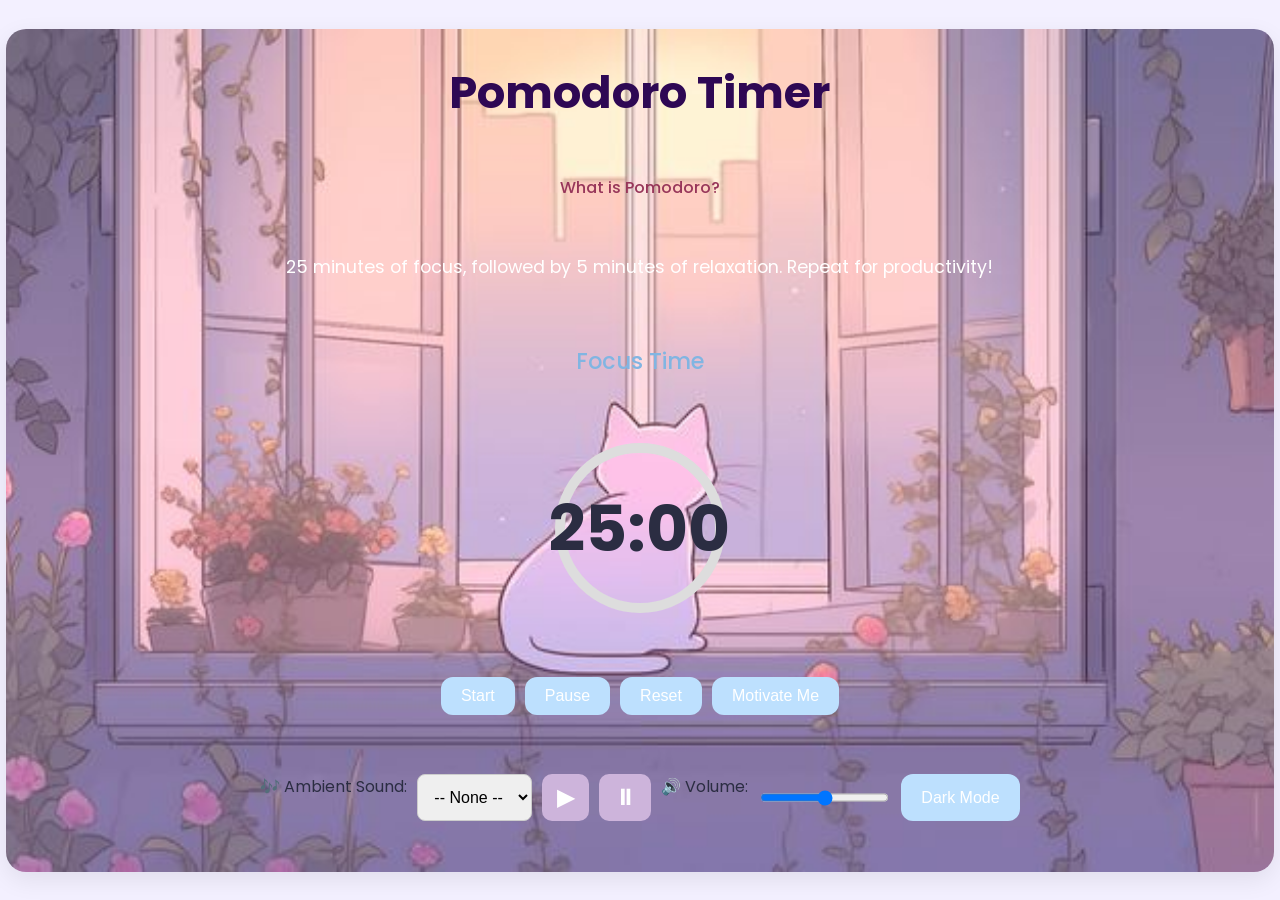
<file: index.html>
<!DOCTYPE html>
<html lang="en">
<head>
  <meta charset="UTF-8">
  <title>Pomodoro Timer</title>
  <link rel="stylesheet" href="styles.css">
  <link href="https://fonts.googleapis.com/css2?family=Poppins:wght@300;500;700&display=swap" rel="stylesheet">
</head>
<body>
    <div class="container">
      <h1>Pomodoro Timer</h1>
      <a href="https://en.wikipedia.org/wiki/Pomodoro_Technique" target="_blank">What is Pomodoro?</a>
      <p>25 minutes of focus, followed by 5 minutes of relaxation. Repeat for productivity!</p>
      <div id="status">Focus Time</div>
      <div class="progress-container">
        <svg class="progress-ring" width="180" height="180">
          <circle class="progress-ring__background" stroke="#ddd" stroke-width="10" fill="transparent" r="80" cx="90" cy="90"/>
          <circle class="progress-ring__circle" stroke="#ffafcc" stroke-width="10" fill="transparent" r="80" cx="90" cy="90"/>
        </svg>
        <div id="timer" class="timer-text">25:00</div>
      </div>
      
  
      <div class="controls">
        <button onclick="startTimer()">Start</button>
        <button onclick="pauseTimer()">Pause</button>
        <button onclick="resetTimer()">Reset</button>
        <button onclick="alert('Stay hydrated and keep going! 💧')">Motivate Me</button>
      </div>
  
      <div class="sound-controls">
        <label for="soundSelect">🎶 Ambient Sound:</label>
        <select id="soundSelect" onchange="changeSound()">
          <option value="">-- None --</option>
          <option value="rain">Rain</option>
          <option value="beach">Beach</option>
          <option value="birds">Birds</option>
          <option value="forest">Forest</option>
          <option value="calm">Wind</option>
        </select>
        <button id="playBtn" onclick="playSound()">▶</button>
        <button id="pauseBtn" onclick="pauseSound()">⏸</button>
        <label for="volumeSlider">🔊 Volume:</label>
        <input type="range" id="volumeSlider" min="0" max="1" step="0.01" value="0.5">
        <button id="darkModeToggle">Dark Mode</button>
      </div>
    </div>
  
    <script src="script.js"></script>
    <audio id="ambientSound" loop></audio>

  </body>
  
</html>
</file>
<file: styles.css>
body {
    background-color: #f3f0ff;
    color: #2b2d42;
    font-family: 'Poppins', sans-serif;
    margin: 0;
    padding: 0;
    display: flex;
    align-items: center;
    justify-content: center;
    height: 100vh;
    text-align: center;
  }
  
  .container {
    display: flex;
    flex-direction: column;
    justify-content: space-between;
    width: 96%;
    height: 87%;
    max-width: 1500px;
    padding: 30px 20px;
    border-radius: 20px;
    background-image: url('/images/bg.jpg');
    background-size: cover;
    background-position: center;
    box-shadow: 0 8px 24px rgba(0, 0, 0, 0.08);
    backdrop-filter: blur(6px);
    overflow-y: auto;
  }  
  
  h1, p, button {
    color: #fff; /* Make text white or adjust for visibility */
  }
  
  
  h1 {
    font-size: 2.8rem;
    margin: 0 0 10px 0; /* ⬅ fixes extra top space */
    color: #2E0854;
  }  
  
  p {
    font-size: 1.1rem;
    margin-top: 0; /* Removes top margin of the paragraph */
    margin-bottom: 25px; /* Space below the paragraph */
  }

  .volume-control {
    display: flex;
    align-items: center;
    justify-content: center;
    gap: 10px;
    color: #fff;
    margin-top: 10px;
  }
  
  
  #status {
    font-size: 1.4rem;
    color: #81b5e2;
    margin-bottom: 0; /* ⬅ Removes space below status */
    font-weight: 500;
  }  
  
  #timer {
    font-size: 4rem;
    color: #2b2d42;
    margin-bottom: 20px;
  }
  
  .controls,
  .sound-controls {
    display: flex;
    flex-wrap: wrap;
    justify-content: center;
    gap: 10px;
    margin-bottom: 20px;
  }
  
  button {
    background-color: #bde0fe;
    border: none;
    padding: 10px 20px;
    border-radius: 12px;
    font-size: 1rem;
    font-weight: 500;
    cursor: pointer;
    transition: background 0.3s ease, transform 0.2s;
  }
  
  button:hover {
    background-color: #ffc8dd;
    transform: scale(1.05);
  }
  
  select {
    padding: 8px 12px;
    font-size: 1rem;
    border-radius: 8px;
    border: 1px solid #ccc;
  }
  
  #playBtn, #pauseBtn {
    background-color: #cdb4db;
    border: none;
    padding: 10px 15px;
    border-radius: 10px;
    font-size: 1.4rem;
    font-weight: bold;
    cursor: pointer;
    transition: background 0.3s, transform 0.2s;
  }
  
  #playBtn:hover, #pauseBtn:hover {
    background-color: #ffc8dd;
    transform: scale(1.05);
  }
  
  a {
    color: #97365a;
    text-decoration: none;
    font-weight: 500;
    margin-top: 0; /* Ensure no extra top space */
    margin-bottom: 15px; /* Space below the link */
    display: inline-block; /* Treats it like a block element but without it taking full width */
  }  
  
  a:hover {
    text-decoration: underline;
  }
  
  img {
    width: 80px;
    margin-top: 20px;
    filter: drop-shadow(0 0 5px rgba(255, 175, 204, 0.5));
  }
  
  .progress-container {
  position: relative;
  width: 180px;
  height: 180px;
  margin: 20px auto;
}

.progress-ring {
  transform: rotate(-90deg);
}

.progress-ring__background,
.progress-ring__circle {
  transition: stroke-dashoffset 0.35s;
  transform: rotate(0.25turn);
  transform-origin: 50% 50%;
}

.timer-text {
  position: absolute;
  top: 50%;
  left: 50%;
  transform: translate(-50%, -50%);
  font-size: 2rem;
  font-weight: bold;
  color: #2b2d42;
}

.container::-webkit-scrollbar {
    display: none;
  }
  .container {
    scrollbar-width: none; /* Firefox */
  }
  
  /* Default Light Mode Styles */
body {
    background-color: #f3f0ff;
    color: #2b2d42;
    font-family: 'Poppins', sans-serif;
    margin: 0;
    padding: 0;
    display: flex;
    align-items: center;
    justify-content: center;
    height: 100vh;
    text-align: center;
    transition: background-color 0.3s, color 0.3s;
  }
  
  /* Dark Mode Styles */
  body.dark {
    background-color: #2b2d42;  /* Dark background */
    color: #f3f0ff;  /* Light text */
  }
  
  button {
    background-color: #bde0fe;
    border: none;
    padding: 10px 20px;
    border-radius: 12px;
    font-size: 1rem;
    font-weight: 500;
    cursor: pointer;
    transition: background 0.3s ease, transform 0.2s;
  }
  
  /* Dark mode button background */
  body.dark button {
    background-color: #f0c2d7;  /* Lighter color for dark mode button */
    color: #2b2d42;
  }
  
  /* Button Hover Effect */
  button:hover {
    background-color: #ffc8dd;
    transform: scale(1.05);
  }
  
  body.dark button:hover {
    background-color: #ff69b4;  /* Darker hover effect for dark mode */
  }
</file>
<file: public/styles.css>
body {
    background-color: #f3f0ff;
    color: #2b2d42;
    font-family: 'Poppins', sans-serif;
    margin: 0;
    padding: 0;
    display: flex;
    align-items: center;
    justify-content: center;
    height: 100vh;
    text-align: center;
  }
  
  .container {
    display: flex;
    flex-direction: column;
    justify-content: space-between;
    width: 96%;
    height: 87%;
    max-width: 1500px;
    padding: 30px 20px;
    border-radius: 20px;
    background-image: url('images/bg.jpg');
    background-size: cover;
    background-position: center;
    box-shadow: 0 8px 24px rgba(0, 0, 0, 0.08);
    backdrop-filter: blur(6px);
    overflow-y: auto;
  }  
  
  h1, p, button {
    color: #fff; /* Make text white or adjust for visibility */
  }
  
  
  h1 {
    font-size: 2.8rem;
    margin: 0 0 10px 0; /* ⬅ fixes extra top space */
    color: #2E0854;
  }  
  
  p {
    font-size: 1.1rem;
    margin-top: 0; /* Removes top margin of the paragraph */
    margin-bottom: 25px; /* Space below the paragraph */
  }

  .volume-control {
    display: flex;
    align-items: center;
    justify-content: center;
    gap: 10px;
    color: #fff;
    margin-top: 10px;
  }
  
  
  #status {
    font-size: 1.4rem;
    color: #81b5e2;
    margin-bottom: 0; /* ⬅ Removes space below status */
    font-weight: 500;
  }  
  
  #timer {
    font-size: 4rem;
    color: #2b2d42;
    margin-bottom: 20px;
  }
  
  .controls,
  .sound-controls {
    display: flex;
    flex-wrap: wrap;
    justify-content: center;
    gap: 10px;
    margin-bottom: 20px;
  }
  
  button {
    background-color: #bde0fe;
    border: none;
    padding: 10px 20px;
    border-radius: 12px;
    font-size: 1rem;
    font-weight: 500;
    cursor: pointer;
    transition: background 0.3s ease, transform 0.2s;
  }
  
  button:hover {
    background-color: #ffc8dd;
    transform: scale(1.05);
  }
  
  select {
    padding: 8px 12px;
    font-size: 1rem;
    border-radius: 8px;
    border: 1px solid #ccc;
  }
  
  #playBtn, #pauseBtn {
    background-color: #cdb4db;
    border: none;
    padding: 10px 15px;
    border-radius: 10px;
    font-size: 1.4rem;
    font-weight: bold;
    cursor: pointer;
    transition: background 0.3s, transform 0.2s;
  }
  
  #playBtn:hover, #pauseBtn:hover {
    background-color: #ffc8dd;
    transform: scale(1.05);
  }
  
  a {
    color: #97365a;
    text-decoration: none;
    font-weight: 500;
    margin-top: 0; /* Ensure no extra top space */
    margin-bottom: 15px; /* Space below the link */
    display: inline-block; /* Treats it like a block element but without it taking full width */
  }  
  
  a:hover {
    text-decoration: underline;
  }
  
  img {
    width: 80px;
    margin-top: 20px;
    filter: drop-shadow(0 0 5px rgba(255, 175, 204, 0.5));
  }
  
  .progress-container {
  position: relative;
  width: 180px;
  height: 180px;
  margin: 20px auto;
}

.progress-ring {
  transform: rotate(-90deg);
}

.progress-ring__background,
.progress-ring__circle {
  transition: stroke-dashoffset 0.35s;
  transform: rotate(0.25turn);
  transform-origin: 50% 50%;
}

.timer-text {
  position: absolute;
  top: 50%;
  left: 50%;
  transform: translate(-50%, -50%);
  font-size: 2rem;
  font-weight: bold;
  color: #2b2d42;
}

.container::-webkit-scrollbar {
    display: none;
  }
  .container {
    scrollbar-width: none; /* Firefox */
  }
  
  /* Default Light Mode Styles */
body {
    background-color: #f3f0ff;
    color: #2b2d42;
    font-family: 'Poppins', sans-serif;
    margin: 0;
    padding: 0;
    display: flex;
    align-items: center;
    justify-content: center;
    height: 100vh;
    text-align: center;
    transition: background-color 0.3s, color 0.3s;
  }
  
  /* Dark Mode Styles */
  body.dark {
    background-color: #2b2d42;  /* Dark background */
    color: #f3f0ff;  /* Light text */
  }
  
  button {
    background-color: #bde0fe;
    border: none;
    padding: 10px 20px;
    border-radius: 12px;
    font-size: 1rem;
    font-weight: 500;
    cursor: pointer;
    transition: background 0.3s ease, transform 0.2s;
  }
  
  /* Dark mode button background */
  body.dark button {
    background-color: #f0c2d7;  /* Lighter color for dark mode button */
    color: #2b2d42;
  }
  
  /* Button Hover Effect */
  button:hover {
    background-color: #ffc8dd;
    transform: scale(1.05);
  }
  
  body.dark button:hover {
    background-color: #ff69b4;  /* Darker hover effect for dark mode */
  }
</file>
